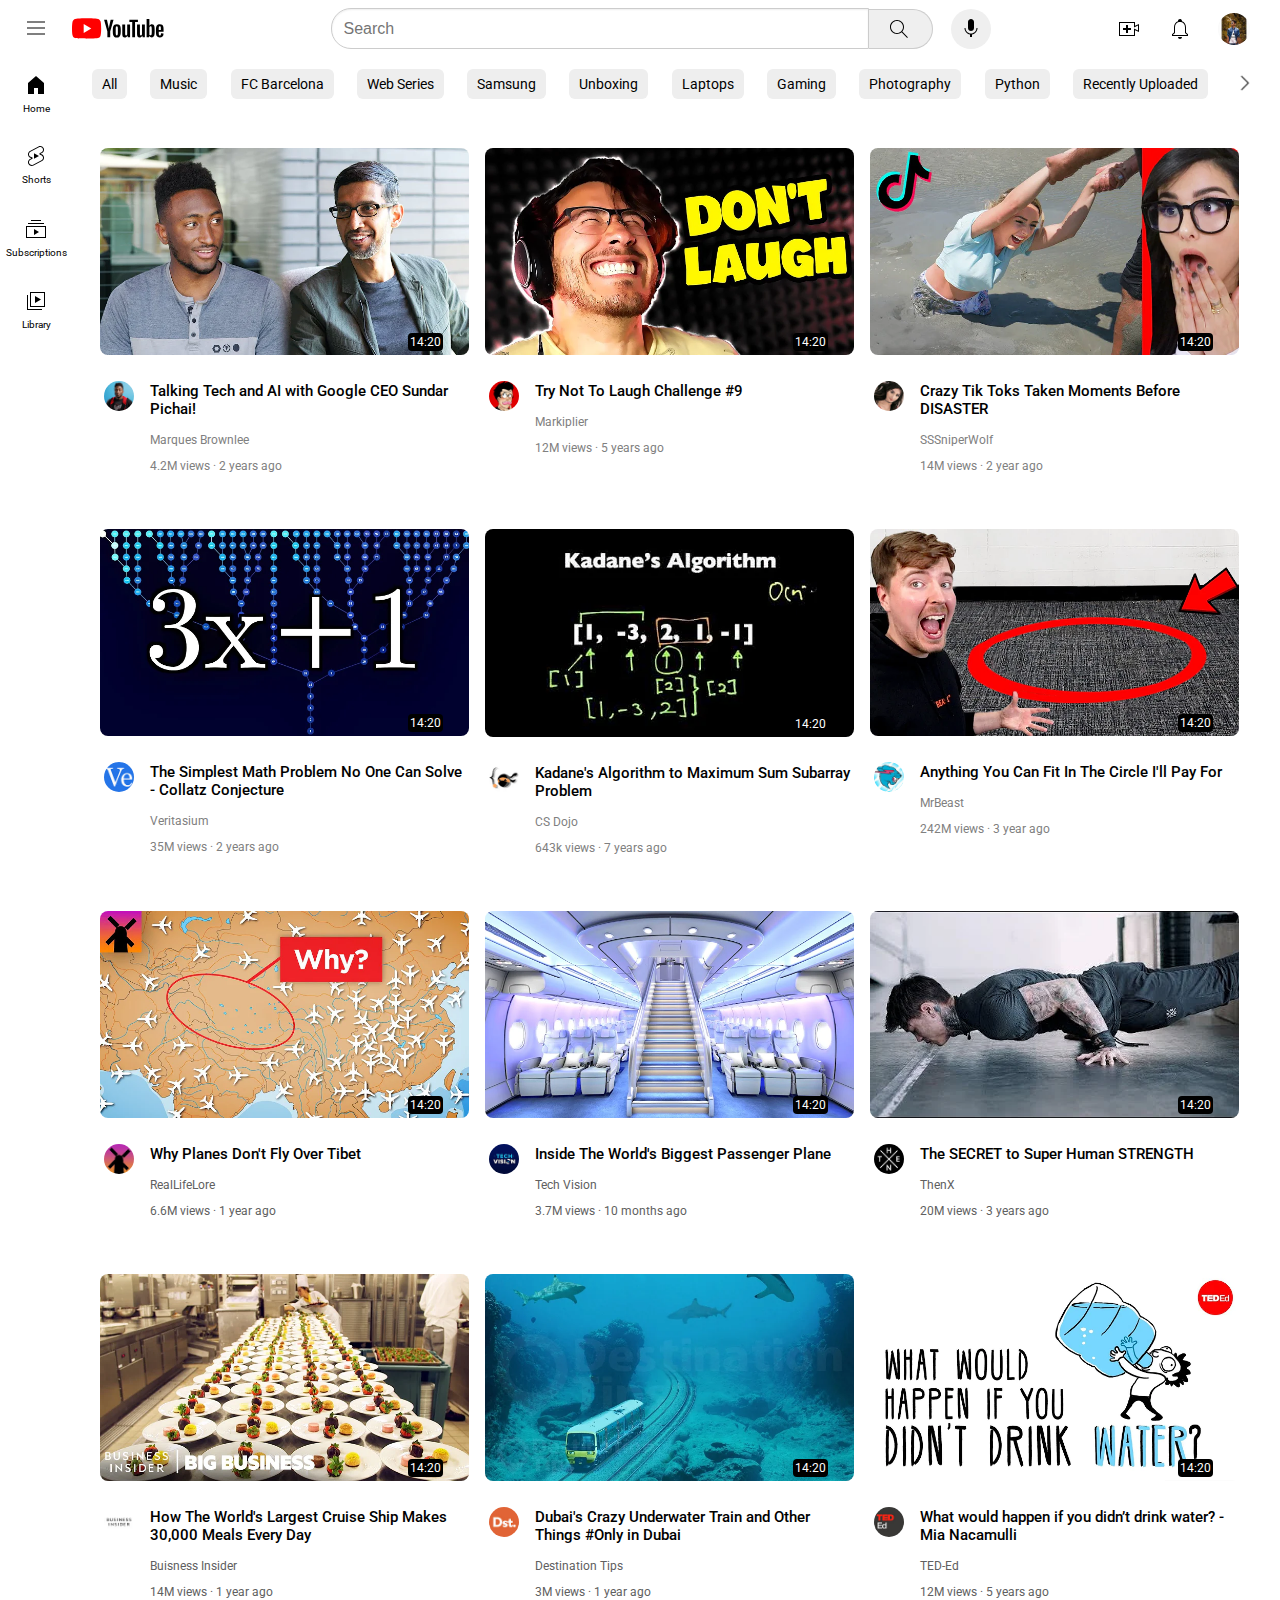
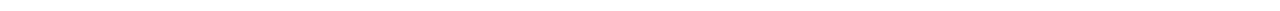
<file: index.html>
<!DOCTYPE html>
<html>

<head>
  <title>Youtube</title>
  <link rel="stylesheet" href="content.css">
  <link rel="stylesheet" href="topbar.css">
  <link rel="stylesheet" href="sidebar.css">
  <link rel="stylesheet" href="selector.css" <link rel="stylesheet" href="general.css">
  <link rel="preconnect" href="https://fonts.googleapis.com">
  <link rel="preconnect" href="https://fonts.gstatic.com" crossorigin>
  <link href="https://fonts.googleapis.com/css2?family=Roboto:wght@400;500;700&display=swap" rel="stylesheet">
  <style>
    body {
      font-family: Roboto, Arial;
    }
  </style>
</head>

<body>
  <nav class="topbar">
    <div class="left-section">
      <img class="hamburger-icon" src="icons/hamburger-menu.svg">
      <img class="youtube-icon" src="icons/youtube-logo.svg">
    </div>
    <div class="middle-section">
      <input class="search-bar" type="text" placeholder="Search">
      <button class="search-icon-container">
        <img title="Search" class="search-icon" src="icons/search icon.svg">
        <!-- <div class="tooltip-search">Search</div> -->
      </button>
      <button class="voice-search-container">
        <img title="Search with your voice" class="voice-search-icon" src="icons/voice search icon.svg">
        <!-- <div class="tooltip-voice">Search with your voice</div> -->
      </button>
    </div>
    <div class="right-section">
      <div class="right-container">
        <img title="Create" class="create" src="icons/video upload icon.svg">
        <!-- <div class="tooltip-create">Create</div> -->
      </div>
      <div class="right-container">
        <img title="Notifications" class="notifications" src="icons/notifications icon.svg">
        <!-- <div class="tooltip-notifications">Notifications</div> -->
      </div>
      <img class="profile-picture" src="pictures/dinil dp.jpg">
    </div>
  </nav>
  <nav class="sidebar">
    <div class="sidebar-icon-container">
      <img class="sidebar-icon" src="icons/home icon.svg">
      <div>Home</div>
    </div>
    <div class="sidebar-icon-container">
      <a style="text-decoration: none; " href="https://www.youtube.com/shorts/0UrsVQA4w-I">
        <img class="sidebar-icon-shorts" src="icons/shorts icon.svg">
        <div style="color: black;">Shorts</div>
      </a>
    </div>
    <div class="sidebar-icon-container">
      <img class="sidebar-icon" src="icons/subscriptions icon.svg">
      <div>Subscriptions</div>
    </div>
    <div class="sidebar-icon-container">
      <img class="sidebar-icon" src="icons/library icon.svg">
      <div>Library</div>
    </div>
  </nav>
  <nav class="selector">
    <div class="section-1">
      <div class="selector-option">All</div>
      <div class="selector-option">Music</div>
      <div class="selector-option">FC Barcelona</div>
      <div class="selector-option">Web Series</div>
      <div class="selector-option">Samsung</div>
      <div class="selector-option">Unboxing</div>
      <div class="selector-option">Laptops</div>
      <div class="selector-option">Gaming</div>
      <div class="selector-option">Photography</div>
      <div class="selector-option">Python</div>
      <div class="selector-option">Recently Uploaded</div>
    </div>

    <div class="selector-option-next">
      <img class="next-icon" src="icons/next-arrow.png">
    </div>
  </nav>


  <nav class="content">
    <div class="video-section">
      <div class="thumbnail-section">
        <a style="text-decoration:none" href="https://www.youtube.com/watch?v=n2RNcPRtAiY">
          <img class="thumbnail" src="thumbnails/thumbnail-1.webp">
          <p class="video-length">14:20</p>
        </a>
      </div>
      <div class="video-info-grid">
        <div class="channel-picture">
          <a style="text-decoration:none" href="https://www.youtube.com/@mkbhd">
            <img class="channel-pic" src="pictures/channel-1.jpeg">
          </a>
        </div>
        <div class="video-info">
          <p class="video-title">
            <a style="text-decoration:none ; color: black;" href="https://www.youtube.com/watch?v=n2RNcPRtAiY">
              Talking Tech and AI with Google CEO Sundar Pichai!
            </a>
          </p>
          <p style="color:black" class="channel-name">
            <a style="text-decoration:none ; color: gray;" href="https://www.youtube.com/@mkbhd">
              Marques Brownlee
            </a>
          </p>
          <p style="color:black" class="video-details">
            <a style="text-decoration:none; color: gray;" href="https://www.youtube.com/watch?v=n2RNcPRtAiY">
              4.2M views &#183; 2 years ago
            </a>
          </p>
        </div>
      </div>
    </div>
    <div class="video-section">
      <div class="thumbnail-section">
        <a style="text-decoration:none ; color: black;" href="https://www.youtube.com/watch?v=mP0RAo9SKZk">
          <img class="thumbnail" src="thumbnails/thumbnail-2.webp">
          <p class="video-length">14:20</p>
        </a>
      </div>
      <div class="video-info-grid">
        <div class="channel-picture">
          <a style="text-decoration:none ; color: black;" href="https://www.youtube.com/@markiplier">
            <img class="channel-pic" src="pictures/channel-2.jpeg">
          </a>
        </div>
        <div class="video-info">
          <p style="color:black" class="video-title">
            <a style="text-decoration:none ; color: black;" href="https://www.youtube.com/watch?v=mP0RAo9SKZk">
              Try Not To Laugh Challenge #9
            </a>
          </p>
          <p style="color:black" class="channel-name">
            <a style="text-decoration:none ; color: gray;" href="https://www.youtube.com/@markiplier">
              Markiplier
            </a>
          </p>
          <p class="video-details">
            <a style="text-decoration:none ; color: gray;" href="https://www.youtube.com/watch?v=mP0RAo9SKZk">
              12M views &#183; 5 years ago
            </a>
          </p>
        </div>
      </div>
    </div>
    <div class="video-section">
      <div class="thumbnail-section">
        <a style="text-decoration:none ; color: black;" href="https://www.youtube.com/watch?v=FgjPQQeTh1w">
          <img class="thumbnail" src="thumbnails/thumbnail-3.webp">
          <p class="video-length">14:20</p>
        </a>
      </div>
      <div class="video-info-grid">
        <div class="channel-picture">
          <a style="text-decoration:none ; color: black;" href="https://www.youtube.com/@SSSniperWolf">
            <img class="channel-pic" src="pictures/channel-3.jpeg">
          </a>
        </div>
        <div class="video-info">
          <p style="color:black" class="video-title">
            <a style="text-decoration:none ; color: black;" href="https://www.youtube.com/watch?v=FgjPQQeTh1w">
              Crazy Tik Toks Taken Moments Before DISASTER
            </a>
          </p>
          <p class="channel-name">
            <a style="text-decoration:none ; color: gray;" href="https://www.youtube.com/@SSSniperWolf">
              SSSniperWolf
            </a>
          </p>
          <p class="video-details">
            <a style="text-decoration:none ; color: gray;" href="https://www.youtube.com/watch?v=FgjPQQeTh1w">
              14M views &#183; 2 year ago
            </a>
          </p>
        </div>
      </div>
    </div>
    <div class="video-section">
      <div class="thumbnail-section">
        <a style="text-decoration:none ; color: black;" href="https://www.youtube.com/watch?v=094y1Z2wpJg">
          <img class="thumbnail" src="thumbnails/thumbnail-4.webp">
          <p class="video-length">14:20</p>
        </a>
      </div>
      <div class="video-info-grid">
        <div class="channel-picture">
          <a style="text-decoration:none ; color: black;" href="https://www.youtube.com/@veritasium">
            <img class="channel-pic" src="pictures/channel-4.jpeg">
          </a>
        </div>
        <div class="video-info">
          <p class="video-title">
            <a style="text-decoration:none ; color: black;" href="https://www.youtube.com/watch?v=094y1Z2wpJg">
              The Simplest Math Problem No One Can Solve - Collatz Conjecture
            </a>
          </p>
          <p class="channel-name">
            <a style="text-decoration:none ; color: gray;" href="https://www.youtube.com/@veritasium">
              Veritasium
            </a>
          </p>
          <p class="video-details">
            <a style="text-decoration:none ; color: gray;" href="https://www.youtube.com/watch?v=094y1Z2wpJg">
              35M views &#183; 2 years ago
            </a>
          </p>
        </div>
      </div>
    </div>
    <div class="video-section">
      <div class="thumbnail-section">
        <a style="text-decoration:none ; color: black;" href="https://www.youtube.com/watch?v=86CQq3pKSUw">
          <img class="thumbnail" src="thumbnails/thumbnail-5.webp">
          <p class="video-length">14:20</p>
        </a>
      </div>
      <div class="video-info-grid">
        <div class="channel-picture">
          <a style="text-decoration:none ; color: black;" href="https://www.youtube.com/@CSDojo">
            <img class="channel-pic" src="pictures/channel-5.jpeg">
          </a>
        </div>
        <div class="video-info">
          <p class="video-title">
            <a style="text-decoration:none ; color: black;" href="https://www.youtube.com/watch?v=86CQq3pKSUw">
              Kadane's Algorithm to Maximum Sum Subarray Problem
            </a>
          </p>
          <p class="channel-name">
            <a style="text-decoration:none ; color: gray;" href="https://www.youtube.com/@CSDojo">
              CS Dojo
            </a>
          </p>
          <p class="video-details">
            <a style="text-decoration:none ; color: gray;" href="https://www.youtube.com/watch?v=86CQq3pKSUw">
              643k views &#183; 7 years ago
            </a>
          </p>
        </div>
      </div>
    </div>
    <div class="video-section">
      <div class="thumbnail-section">
        <a style="text-decoration:none ; color: black;" href="https://www.youtube.com/watch?v=yXWw0_UfSFg">
          <img class="thumbnail" src="thumbnails/thumbnail-6.webp">
          <p class="video-length">14:20</p>
        </a>
      </div>
      <div class="video-info-grid">
        <div class="channel-picture">
          <a style="text-decoration:none ; color: gray;" href="https://www.youtube.com/@MrBeast">
            <img class="channel-pic" src="pictures/channel-6.jpeg">
          </a>
        </div>
        <div class="video-info">
          <p class="video-title">
            <a style="text-decoration:none ; color: black;" href="https://www.youtube.com/watch?v=yXWw0_UfSFg">
              Anything You Can Fit In The Circle I'll Pay For
            </a>
          </p>
          <p class="channel-name">
            <a style="text-decoration:none ; color: gray;" href="https://www.youtube.com/@MrBeast">
              MrBeast
            </a>
          </p>
          <p class="video-details">
            <a style="text-decoration:none ; color: gray;" href="https://www.youtube.com/watch?v=yXWw0_UfSFg">
              242M views &#183; 3 year ago
            </a>
          </p>
        </div>
      </div>
    </div>
    <div class="video-section">
      <a style="text-decoration:none ; color: black;" href="https://www.youtube.com/watch?v=fNVa1qMbF9Y">
        <div class="thumbnail-section">
          <img class="thumbnail" src="thumbnails/thumbnail-7.webp">
          <p class="video-length">14:20</p>
        </div>
        <div class="video-info-grid">
          <div class="channel-picture">
            <img class="channel-pic" src="pictures/channel-7.jpeg">
          </div>
          <div class="video-info">
            <p class="video-title">
              Why Planes Don't Fly Over Tibet
            </p>
            <p class="channel-name">
              RealLifeLore
            </p>
            <p class="video-details">
              6.6M views &#183; 1 year ago
            </p>
          </div>
        </div>
      </a>
    </div>
    <div class="video-section">
      <div class="thumbnail-section">
        <img class="thumbnail" src="thumbnails/thumbnail-8.webp">
        <p class="video-length">14:20</p>
      </div>
      <div class="video-info-grid">
        <div class="channel-picture">
          <img class="channel-pic" src="pictures/channel-8.jpeg">
        </div>
        <div class="video-info">
          <p class="video-title">
            Inside The World's Biggest Passenger Plane
          </p>
          <p class="channel-name">
            Tech Vision
          </p>
          <p class="video-details">
            3.7M views &#183; 10 months ago
          </p>
        </div>
      </div>
    </div>
    <div class="video-section">
      <div class="thumbnail-section">
        <img class="thumbnail" src="thumbnails/thumbnail-9.webp">
        <p class="video-length">14:20</p>
      </div>
      <div class="video-info-grid">
        <div class="channel-picture">
          <img class="channel-pic" src="pictures/channel-9.jpeg">
        </div>
        <div class="video-info">
          <p class="video-title">
            The SECRET to Super Human STRENGTH
          </p>
          <p class="channel-name">
            ThenX
          </p>
          <p class="video-details">
            20M views &#183; 3 years ago
          </p>
        </div>
      </div>
    </div>
    <div class="video-section">
      <div class="thumbnail-section">
        <img class="thumbnail" src="thumbnails/thumbnail-10.webp">
        <p class="video-length">14:20</p>
      </div>
      <div class="video-info-grid">
        <div class="channel-picture">
          <img class="channel-pic" src="pictures/channel-10.jpeg">
        </div>
        <div class="video-info">
          <p class="video-title">
            How The World's Largest Cruise Ship Makes 30,000 Meals Every Day
          </p>
          <p class="channel-name">
            Buisness Insider
          </p>
          <p class="video-details">
            14M views &#183; 1 year ago
          </p>
        </div>
      </div>
    </div>
    <div class="video-section">
      <div class="thumbnail-section">
        <img class="thumbnail" src="thumbnails/thumbnail-11.webp">
        <p class="video-length">14:20</p>
      </div>
      <div class="video-info-grid">
        <div class="channel-picture">
          <img class="channel-pic" src="pictures/channel-11.jpeg">
        </div>
        <div class="video-info">
          <p class="video-title">
            Dubai's Crazy Underwater Train and Other Things #Only in Dubai
          </p>
          <p class="channel-name">
            Destination Tips
          </p>
          <p class="video-details">
            3M views &#183; 1 year ago
          </p>
        </div>
      </div>
    </div>
    <div class="video-section">
      <div class="thumbnail-section">
        <img class="thumbnail" src="thumbnails/thumbnail-12.webp">
        <p class="video-length">14:20</p>
      </div>
      <div class="video-info-grid">
        <div class="channel-picture">
          <img class="channel-pic" src="pictures/channel-12.jpeg">
        </div>
        <div class="video-info">
          <p class="video-title">
            What would happen if you didn’t drink water? - Mia Nacamulli
          </p>
          <p class="channel-name">
            TED-Ed
          </p>
          <p class="video-details">
            12M views &#183; 5 years ago
          </p>
        </div>
      </div>
    </div>
  </nav>
</body>

</html>
</body>

</html>
</file>
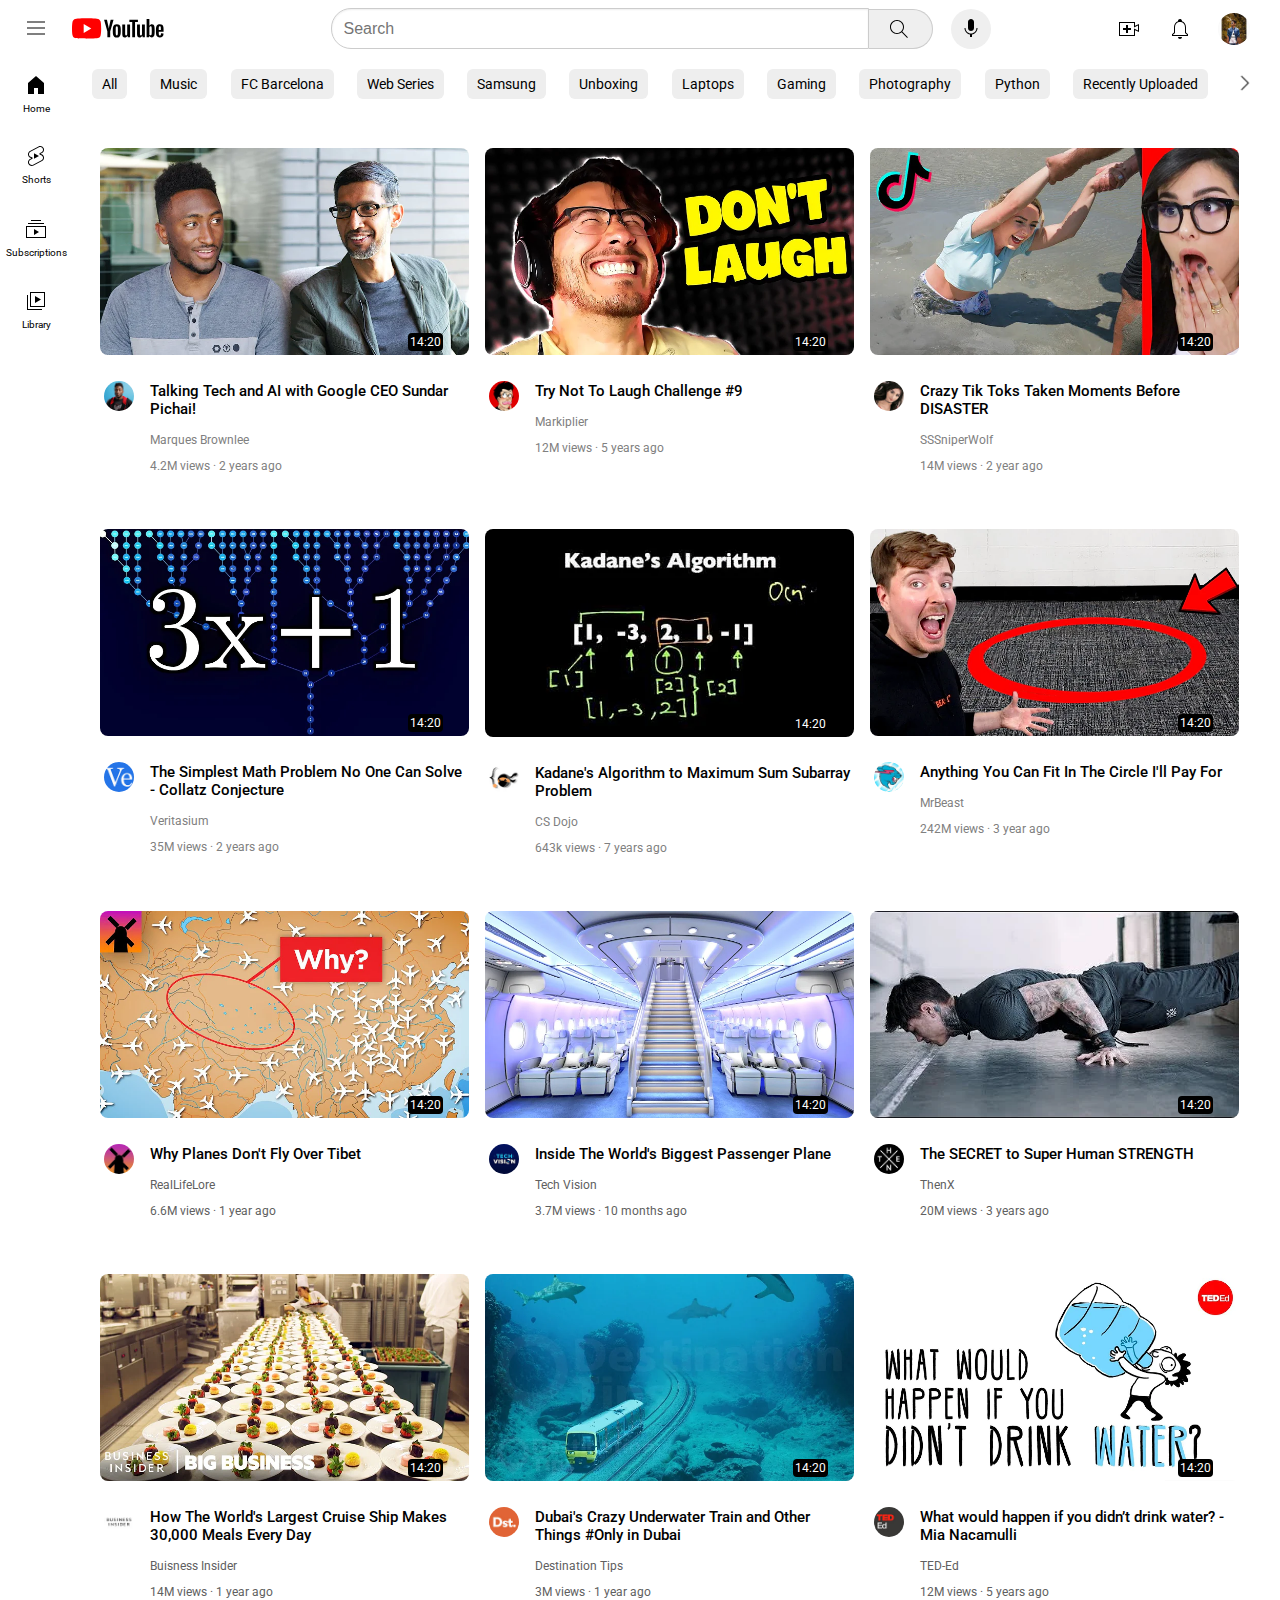
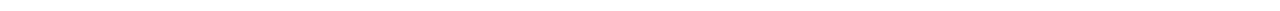
<file: youtube.html>
<!DOCTYPE html>
<html>

<head>
  <title>Youtube</title>
  <link rel="stylesheet" href="content.css">
  <link rel="stylesheet" href="topbar.css">
  <link rel="stylesheet" href="sidebar.css">
  <link rel="stylesheet" href="selector.css" <link rel="stylesheet" href="general.css">
  <link rel="preconnect" href="https://fonts.googleapis.com">
  <link rel="preconnect" href="https://fonts.gstatic.com" crossorigin>
  <link href="https://fonts.googleapis.com/css2?family=Roboto:wght@400;500;700&display=swap" rel="stylesheet">
  <style>
    body {
      font-family: Roboto, Arial;
    }
  </style>
</head>

<body>
  <nav class="topbar">
    <div class="left-section">
      <img class="hamburger-icon" src="icons/hamburger-menu.svg">
      <img class="youtube-icon" src="icons/youtube-logo.svg">
    </div>
    <div class="middle-section">
      <input class="search-bar" type="text" placeholder="Search">
      <button class="search-icon-container">
        <img title="Search" class="search-icon" src="icons/search icon.svg">
        <!-- <div class="tooltip-search">Search</div> -->
      </button>
      <button class="voice-search-container">
        <img title="Search with your voice" class="voice-search-icon" src="icons/voice search icon.svg">
        <!-- <div class="tooltip-voice">Search with your voice</div> -->
      </button>
    </div>
    <div class="right-section">
      <div class="right-container">
        <img title="Create" class="create" src="icons/video upload icon.svg">
        <!-- <div class="tooltip-create">Create</div> -->
      </div>
      <div class="right-container">
        <img title="Notifications" class="notifications" src="icons/notifications icon.svg">
        <!-- <div class="tooltip-notifications">Notifications</div> -->
      </div>
      <img class="profile-picture" src="pictures/dinil dp.jpg">
    </div>
  </nav>
  <nav class="sidebar">
    <div class="sidebar-icon-container">
      <img class="sidebar-icon" src="icons/home icon.svg">
      <div>Home</div>
    </div>
    <div class="sidebar-icon-container">
      <a style="text-decoration: none; " href="https://www.youtube.com/shorts/0UrsVQA4w-I">
        <img class="sidebar-icon-shorts" src="icons/shorts icon.svg">
        <div style="color: black;">Shorts</div>
      </a>
    </div>
    <div class="sidebar-icon-container">
      <img class="sidebar-icon" src="icons/subscriptions icon.svg">
      <div>Subscriptions</div>
    </div>
    <div class="sidebar-icon-container">
      <img class="sidebar-icon" src="icons/library icon.svg">
      <div>Library</div>
    </div>
  </nav>
  <nav class="selector">
    <div class="section-1">
      <div class="selector-option">All</div>
      <div class="selector-option">Music</div>
      <div class="selector-option">FC Barcelona</div>
      <div class="selector-option">Web Series</div>
      <div class="selector-option">Samsung</div>
      <div class="selector-option">Unboxing</div>
      <div class="selector-option">Laptops</div>
      <div class="selector-option">Gaming</div>
      <div class="selector-option">Photography</div>
      <div class="selector-option">Python</div>
      <div class="selector-option">Recently Uploaded</div>
    </div>

    <div class="selector-option-next">
      <img class="next-icon" src="icons/next-arrow.png">
    </div>
  </nav>


  <nav class="content">
    <div class="video-section">
      <div class="thumbnail-section">
        <a style="text-decoration:none" href="https://www.youtube.com/watch?v=n2RNcPRtAiY">
          <img class="thumbnail" src="thumbnails/thumbnail-1.webp">
          <p class="video-length">14:20</p>
        </a>
      </div>
      <div class="video-info-grid">
        <div class="channel-picture">
          <a style="text-decoration:none" href="https://www.youtube.com/@mkbhd">
            <img class="channel-pic" src="pictures/channel-1.jpeg">
          </a>
        </div>
        <div class="video-info">
          <p class="video-title">
            <a style="text-decoration:none ; color: black;" href="https://www.youtube.com/watch?v=n2RNcPRtAiY">
              Talking Tech and AI with Google CEO Sundar Pichai!
            </a>
          </p>
          <p style="color:black" class="channel-name">
            <a style="text-decoration:none ; color: gray;" href="https://www.youtube.com/@mkbhd">
              Marques Brownlee
            </a>
          </p>
          <p style="color:black" class="video-details">
            <a style="text-decoration:none; color: gray;" href="https://www.youtube.com/watch?v=n2RNcPRtAiY">
              4.2M views &#183; 2 years ago
            </a>
          </p>
        </div>
      </div>
    </div>
    <div class="video-section">
      <div class="thumbnail-section">
        <a style="text-decoration:none ; color: black;" href="https://www.youtube.com/watch?v=mP0RAo9SKZk">
          <img class="thumbnail" src="thumbnails/thumbnail-2.webp">
          <p class="video-length">14:20</p>
        </a>
      </div>
      <div class="video-info-grid">
        <div class="channel-picture">
          <a style="text-decoration:none ; color: black;" href="https://www.youtube.com/@markiplier">
            <img class="channel-pic" src="pictures/channel-2.jpeg">
          </a>
        </div>
        <div class="video-info">
          <p style="color:black" class="video-title">
            <a style="text-decoration:none ; color: black;" href="https://www.youtube.com/watch?v=mP0RAo9SKZk">
              Try Not To Laugh Challenge #9
            </a>
          </p>
          <p style="color:black" class="channel-name">
            <a style="text-decoration:none ; color: gray;" href="https://www.youtube.com/@markiplier">
              Markiplier
            </a>
          </p>
          <p class="video-details">
            <a style="text-decoration:none ; color: gray;" href="https://www.youtube.com/watch?v=mP0RAo9SKZk">
              12M views &#183; 5 years ago
            </a>
          </p>
        </div>
      </div>
    </div>
    <div class="video-section">
      <div class="thumbnail-section">
        <a style="text-decoration:none ; color: black;" href="https://www.youtube.com/watch?v=FgjPQQeTh1w">
          <img class="thumbnail" src="thumbnails/thumbnail-3.webp">
          <p class="video-length">14:20</p>
        </a>
      </div>
      <div class="video-info-grid">
        <div class="channel-picture">
          <a style="text-decoration:none ; color: black;" href="https://www.youtube.com/@SSSniperWolf">
            <img class="channel-pic" src="pictures/channel-3.jpeg">
          </a>
        </div>
        <div class="video-info">
          <p style="color:black" class="video-title">
            <a style="text-decoration:none ; color: black;" href="https://www.youtube.com/watch?v=FgjPQQeTh1w">
              Crazy Tik Toks Taken Moments Before DISASTER
            </a>
          </p>
          <p class="channel-name">
            <a style="text-decoration:none ; color: gray;" href="https://www.youtube.com/@SSSniperWolf">
              SSSniperWolf
            </a>
          </p>
          <p class="video-details">
            <a style="text-decoration:none ; color: gray;" href="https://www.youtube.com/watch?v=FgjPQQeTh1w">
              14M views &#183; 2 year ago
            </a>
          </p>
        </div>
      </div>
    </div>
    <div class="video-section">
      <div class="thumbnail-section">
        <a style="text-decoration:none ; color: black;" href="https://www.youtube.com/watch?v=094y1Z2wpJg">
          <img class="thumbnail" src="thumbnails/thumbnail-4.webp">
          <p class="video-length">14:20</p>
        </a>
      </div>
      <div class="video-info-grid">
        <div class="channel-picture">
          <a style="text-decoration:none ; color: black;" href="https://www.youtube.com/@veritasium">
            <img class="channel-pic" src="pictures/channel-4.jpeg">
          </a>
        </div>
        <div class="video-info">
          <p class="video-title">
            <a style="text-decoration:none ; color: black;" href="https://www.youtube.com/watch?v=094y1Z2wpJg">
              The Simplest Math Problem No One Can Solve - Collatz Conjecture
            </a>
          </p>
          <p class="channel-name">
            <a style="text-decoration:none ; color: gray;" href="https://www.youtube.com/@veritasium">
              Veritasium
            </a>
          </p>
          <p class="video-details">
            <a style="text-decoration:none ; color: gray;" href="https://www.youtube.com/watch?v=094y1Z2wpJg">
              35M views &#183; 2 years ago
            </a>
          </p>
        </div>
      </div>
    </div>
    <div class="video-section">
      <div class="thumbnail-section">
        <a style="text-decoration:none ; color: black;" href="https://www.youtube.com/watch?v=86CQq3pKSUw">
          <img class="thumbnail" src="thumbnails/thumbnail-5.webp">
          <p class="video-length">14:20</p>
        </a>
      </div>
      <div class="video-info-grid">
        <div class="channel-picture">
          <a style="text-decoration:none ; color: black;" href="https://www.youtube.com/@CSDojo">
            <img class="channel-pic" src="pictures/channel-5.jpeg">
          </a>
        </div>
        <div class="video-info">
          <p class="video-title">
            <a style="text-decoration:none ; color: black;" href="https://www.youtube.com/watch?v=86CQq3pKSUw">
              Kadane's Algorithm to Maximum Sum Subarray Problem
            </a>
          </p>
          <p class="channel-name">
            <a style="text-decoration:none ; color: gray;" href="https://www.youtube.com/@CSDojo">
              CS Dojo
            </a>
          </p>
          <p class="video-details">
            <a style="text-decoration:none ; color: gray;" href="https://www.youtube.com/watch?v=86CQq3pKSUw">
              643k views &#183; 7 years ago
            </a>
          </p>
        </div>
      </div>
    </div>
    <div class="video-section">
      <div class="thumbnail-section">
        <a style="text-decoration:none ; color: black;" href="https://www.youtube.com/watch?v=yXWw0_UfSFg">
          <img class="thumbnail" src="thumbnails/thumbnail-6.webp">
          <p class="video-length">14:20</p>
        </a>
      </div>
      <div class="video-info-grid">
        <div class="channel-picture">
          <a style="text-decoration:none ; color: gray;" href="https://www.youtube.com/@MrBeast">
            <img class="channel-pic" src="pictures/channel-6.jpeg">
          </a>
        </div>
        <div class="video-info">
          <p class="video-title">
            <a style="text-decoration:none ; color: black;" href="https://www.youtube.com/watch?v=yXWw0_UfSFg">
              Anything You Can Fit In The Circle I'll Pay For
            </a>
          </p>
          <p class="channel-name">
            <a style="text-decoration:none ; color: gray;" href="https://www.youtube.com/@MrBeast">
              MrBeast
            </a>
          </p>
          <p class="video-details">
            <a style="text-decoration:none ; color: gray;" href="https://www.youtube.com/watch?v=yXWw0_UfSFg">
              242M views &#183; 3 year ago
            </a>
          </p>
        </div>
      </div>
    </div>
    <div class="video-section">
      <a style="text-decoration:none ; color: black;" href="https://www.youtube.com/watch?v=fNVa1qMbF9Y">
        <div class="thumbnail-section">
          <img class="thumbnail" src="thumbnails/thumbnail-7.webp">
          <p class="video-length">14:20</p>
        </div>
        <div class="video-info-grid">
          <div class="channel-picture">
            <img class="channel-pic" src="pictures/channel-7.jpeg">
          </div>
          <div class="video-info">
            <p class="video-title">
              Why Planes Don't Fly Over Tibet
            </p>
            <p class="channel-name">
              RealLifeLore
            </p>
            <p class="video-details">
              6.6M views &#183; 1 year ago
            </p>
          </div>
        </div>
      </a>
    </div>
    <div class="video-section">
      <div class="thumbnail-section">
        <img class="thumbnail" src="thumbnails/thumbnail-8.webp">
        <p class="video-length">14:20</p>
      </div>
      <div class="video-info-grid">
        <div class="channel-picture">
          <img class="channel-pic" src="pictures/channel-8.jpeg">
        </div>
        <div class="video-info">
          <p class="video-title">
            Inside The World's Biggest Passenger Plane
          </p>
          <p class="channel-name">
            Tech Vision
          </p>
          <p class="video-details">
            3.7M views &#183; 10 months ago
          </p>
        </div>
      </div>
    </div>
    <div class="video-section">
      <div class="thumbnail-section">
        <img class="thumbnail" src="thumbnails/thumbnail-9.webp">
        <p class="video-length">14:20</p>
      </div>
      <div class="video-info-grid">
        <div class="channel-picture">
          <img class="channel-pic" src="pictures/channel-9.jpeg">
        </div>
        <div class="video-info">
          <p class="video-title">
            The SECRET to Super Human STRENGTH
          </p>
          <p class="channel-name">
            ThenX
          </p>
          <p class="video-details">
            20M views &#183; 3 years ago
          </p>
        </div>
      </div>
    </div>
    <div class="video-section">
      <div class="thumbnail-section">
        <img class="thumbnail" src="thumbnails/thumbnail-10.webp">
        <p class="video-length">14:20</p>
      </div>
      <div class="video-info-grid">
        <div class="channel-picture">
          <img class="channel-pic" src="pictures/channel-10.jpeg">
        </div>
        <div class="video-info">
          <p class="video-title">
            How The World's Largest Cruise Ship Makes 30,000 Meals Every Day
          </p>
          <p class="channel-name">
            Buisness Insider
          </p>
          <p class="video-details">
            14M views &#183; 1 year ago
          </p>
        </div>
      </div>
    </div>
    <div class="video-section">
      <div class="thumbnail-section">
        <img class="thumbnail" src="thumbnails/thumbnail-11.webp">
        <p class="video-length">14:20</p>
      </div>
      <div class="video-info-grid">
        <div class="channel-picture">
          <img class="channel-pic" src="pictures/channel-11.jpeg">
        </div>
        <div class="video-info">
          <p class="video-title">
            Dubai's Crazy Underwater Train and Other Things #Only in Dubai
          </p>
          <p class="channel-name">
            Destination Tips
          </p>
          <p class="video-details">
            3M views &#183; 1 year ago
          </p>
        </div>
      </div>
    </div>
    <div class="video-section">
      <div class="thumbnail-section">
        <img class="thumbnail" src="thumbnails/thumbnail-12.webp">
        <p class="video-length">14:20</p>
      </div>
      <div class="video-info-grid">
        <div class="channel-picture">
          <img class="channel-pic" src="pictures/channel-12.jpeg">
        </div>
        <div class="video-info">
          <p class="video-title">
            What would happen if you didn’t drink water? - Mia Nacamulli
          </p>
          <p class="channel-name">
            TED-Ed
          </p>
          <p class="video-details">
            12M views &#183; 5 years ago
          </p>
        </div>
      </div>
    </div>
  </nav>
</body>

</html>
</body>

</html>
</file>
<file: content.css>
.content{
  background-color: rgb(255, 255, 255);
  height: 100%;
  width: 89%;
  display: grid;
  grid-template-columns: 1fr 1fr 1fr;
  position:absolute;
  margin-left: 57px;
  row-gap: 14px;
  column-gap: 16px;
  top: 133px;
  bottom: 0;
  left: 43px;
  right: 0;
  border-bottom: 10%;
  border-color: #dedede;
}
.video-section{ 
  margin: 15px 0px;  
}
.thumbnail{
  width: 100%;
  border-radius: 8px;
  cursor: pointer;
}
.video-length{
  display: inline-block;
  position: relative;
  background-color: black;
  color: white;
  bottom: 38px;
  left: 308px;
  font-size: 12px;
  border-radius: 4px;
  padding: 2px;
  transition: opacity .3s;
}
.video-section:hover .video-length{
  opacity: 0;
}
.video-info-grid{
  margin-top: -30px;
  background-color: rgb(255, 255, 255);
  display: grid;
  grid-template-columns: 40px 1fr;
}
.channel-picture{
  background-color: rgb(255, 255, 255);
  width: 40px;
  height: 100%;
}
.channel-pic{
  width: 75%;
  border-radius: 20px;
  margin-left: 4px;
  margin-top: 10px;
  cursor: pointer;
}
.video-info{
  background-color: rgb(255, 255, 255);
  margin-left: 10px;
  margin-top: -4px;
}
.video-title{
  color: rgb(0, 0, 0);
  font-size: 15px;
  cursor: pointer;
  font-weight: 500;
}
.channel-name{
  color: rgb(96, 96, 96);
  font-size: 12px;
  cursor: pointer;
}
.video-details{
  color: rgb(96, 96, 96);
  font-size: 12px;
  cursor: pointer;
}
</file>
<file: topbar.css>
.topbar{
  background-color: rgb(255, 255, 255);
  height:57px;
  display: flex;
  justify-content: space-between;
  position: fixed;
  top: 0;
  right: 0;
  left: 0;
  border-bottom: 1px;
  border-color: #dedede;
  z-index: 100;
}
.left-section{
  background-color: rgb(255, 255, 255);
  display: flex;
}
.hamburger-icon{
  width: 24px;
  margin-left: 24px;
  margin-right: 24px;
  cursor: pointer;
}
.youtube-icon{
  width: 92px;
  cursor: pointer;
}
.middle-section{
  background-color: rgb(255, 255, 255);
  align-items: center;
  display: flex;
  flex:1;
  max-width: 660px;
  margin-left: 60px;
}
.search-bar{
  height: 37px;
  flex: 1;
  min-width: 0px;
  padding-left: 12px;
  font-size: 16px;
  border: 1px solid #cccccc;
  border-top-left-radius: 20px;
  border-bottom-left-radius: 20px;
  box-shadow: inset 0px 1px 2px #eeeeee;
  
}
.search-bar:focus {
  border-color: rgb(43, 0, 255);
  outline: none;
  box-shadow: inset 0px 1px 1px gray;
  border: 1px solid rgb(1, 1, 208);
}
.search-icon-container{
  background-color: var;
  height: 40px;
  width: 64px;
  border-bottom-right-radius: 21px;
  border-top-right-radius: 21px;
  border-width: 1px;
  border: 1px solid #cccccc;
  border-left: none;
  padding-right: 10px;
  cursor: pointer;
}
.search-icon{
  height:24px;
  background-color: var;
  display: flex;
  padding-left: 12px;
}
.tooltip-search{
  background-color: rgba(96, 96, 96, 0.9);
  font-size: 11px;
  padding: 6px;
  color: white;
  opacity: 0;
  margin-top: 30px;
  margin-left: -3px;
  border-radius: 2px;
  position: absolute;
  white-space: nowrap;
  transition: opacity .15s;
}
.voice-search-container{
  height: 40px;
  width: 40px;
  border: none;
  border-radius: 20px;
  background-color: var;
  margin-left: 18px;
  cursor: pointer;
}
.voice-search-icon{
  padding-top: 2px;
  height: 24px;
  background-color: var;
}
.tooltip-voice{
  background-color: rgba(96, 96, 96, 0.9);
  font-size: 11px;
  padding: 6px;
  color: white;
  opacity: 0;
  margin-top: 27px;
  margin-left: -50px;
  border-radius: 2px;
  position: absolute;
  white-space: nowrap;
  transition: opacity .15s;
}
.right-section{
  background-color: #ffffff;
  width:133px;
  display: flex;
  align-items: center;
  justify-content:space-between;
  padding: 0px 20px;
  margin-right: 10px;
  flex-shrink: 0;
}
.right-container{
  position: relative;
  cursor: pointer;
  height: 40px;
  width: 40px;
  margin-top: 16px;
  display: flex;
}
.create{
 height: 24px;
}
.tooltip-create{
  background-color: rgba(96, 96, 96, 0.9);
  font-size: 11px;
  padding: 6px;
  color: white;
  opacity: 0;
  margin-top: 40px;
  margin-left: -12px;
  border-radius: 2px;
  position: absolute;
  white-space: nowrap;
  transition: opacity .15s;
}
.notifications{
  height: 24px;
}
.tooltip-notifications{
  background-color: rgba(96, 96, 96, 0.9);
  font-size: 11px;
  padding: 6px;
  color: rgb(255, 255, 255);
  opacity: 1;
  margin-top: 40px;
  margin-left: -25px;
  border-radius: 2px;
  position: absolute;
  white-space: nowrap;
  transition: opacity .15s;
}
.notifications:hover{
  opacity: 1;
}
.profile-picture{
  height: 32px;
  width: 32px;
  border-radius: 16px;
  cursor: pointer;
}
</file>
<file: sidebar.css>
.sidebar{
  background-color: rgb(255, 255, 255);
  height: 100%;
  width: 72px;
  display: flex;
  flex-direction: column;
  position: fixed;
  top: 57px;
  bottom: 0;
  left: 0;
  border-bottom: 1px;
  border-color: #dedede;
  z-index: 100;
}
.sidebar-icon-container{
  font-size: 10px;
  height: 72px;
  display: flex;
  flex-direction: column;
  justify-content: center;
  align-items: center;
  cursor: pointer;
  transition: background-color .15s;
}
.sidebar-icon-container:hover{
  background-color: rgb(222, 222, 222);
  border-radius: 8px;
  margin: 0px 4px;
}
.sidebar-icon{
  height: 24px;
  margin-bottom: 6px;
}
.sidebar-icon-shorts{
  height: 20px;
  margin-bottom: 6px;
  margin-left: 6px;
}
</file>
<file: general.css>
body{
  font-family: Roboto, Arial;

}
a{
  text-decoration: none;
}
p{
  color: black;
}
</file>
